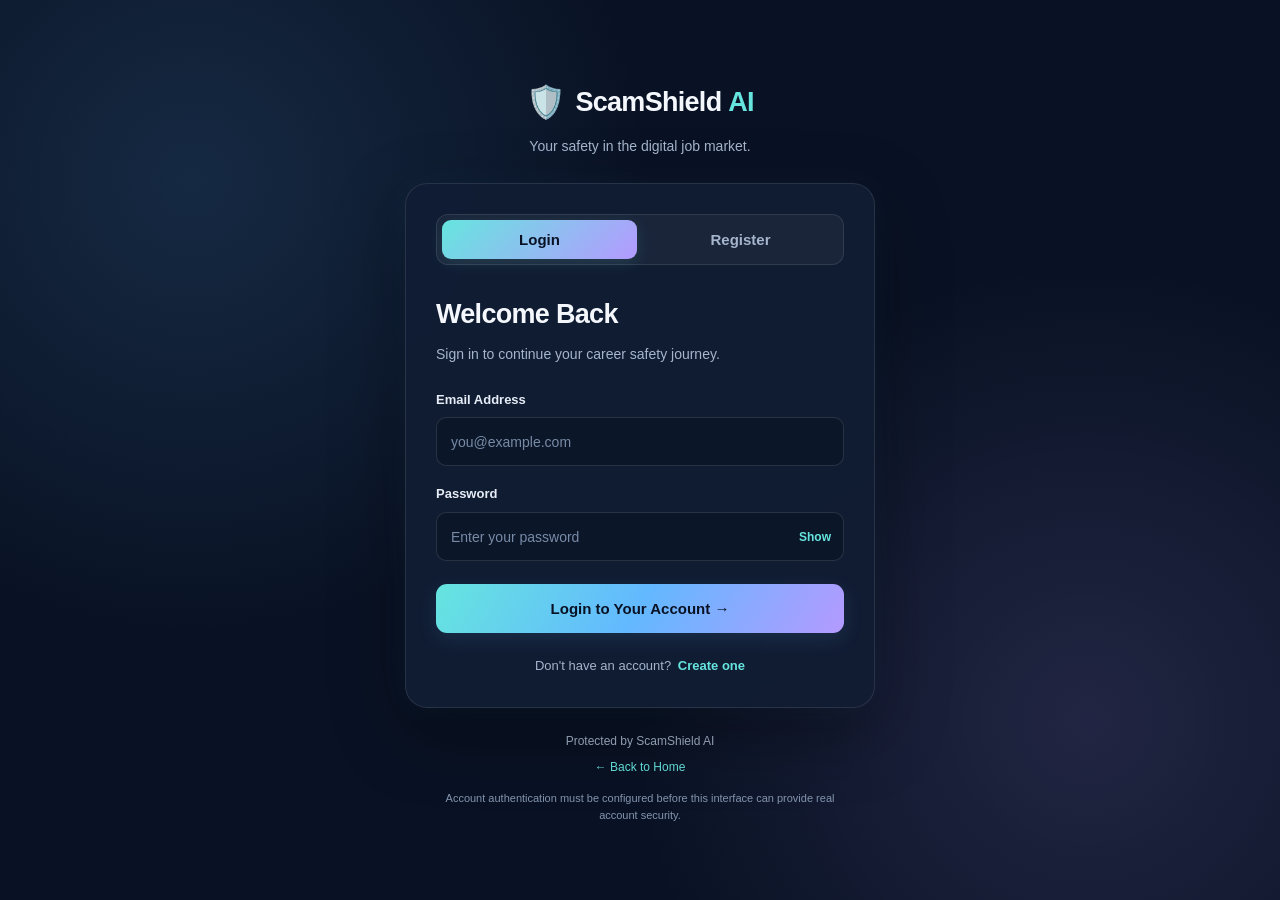
<file: login.html>
<!DOCTYPE html>
<html lang="en">

<head>
    <meta charset="UTF-8">

    <meta name="viewport" content="width=device-width, initial-scale=1.0">

    <meta
        name="description"
        content="Login or create an account with ScamShield AI."
    >

    <title>Login / Register | ScamShield AI</title>

    <link rel="stylesheet" href="login.css">
</head>

<body>

    <!-- Main Authentication Container -->

    <main class="auth-container">

        <!-- Brand Section -->

        <header class="auth-header">

            <a href="index.html" class="brand">
                <span class="brand-icon">🛡️</span>

                <span>
                    ScamShield <strong>AI</strong>
                </span>
            </a>

            <p class="brand-description">
                Your safety in the digital job market.
            </p>

        </header>


        <!-- Authentication Card -->

        <section class="auth-card">

            <!-- Form Switch Buttons -->

            <div class="auth-tabs">

                <button
                    type="button"
                    id="showLogin"
                    class="auth-tab active"
                >
                    Login
                </button>

                <button
                    type="button"
                    id="showRegister"
                    class="auth-tab"
                >
                    Register
                </button>

            </div>


            <!-- Login Form -->

            <div id="loginPanel">

                <div class="form-heading">

                    <h1>Welcome Back</h1>

                    <p>
                        Sign in to continue your career safety journey.
                    </p>

                </div>

                <form id="loginForm">

                    <div class="form-group">

                        <label for="loginEmail">
                            Email Address
                        </label>

                        <input
                            type="email"
                            id="loginEmail"
                            name="email"
                            placeholder="you@example.com"
                            autocomplete="email"
                            required
                        >

                    </div>


                    <div class="form-group">

                        <label for="loginPassword">
                            Password
                        </label>

                        <div class="password-wrapper">

                            <input
                                type="password"
                                id="loginPassword"
                                name="password"
                                placeholder="Enter your password"
                                autocomplete="current-password"
                                required
                            >

                            <button
                                type="button"
                                class="password-toggle"
                                id="toggleLoginPassword"
                                aria-label="Show password"
                            >
                                Show
                            </button>

                        </div>

                    </div>


                    <button
                        type="submit"
                        class="auth-submit"
                    >
                        Login to Your Account →
                    </button>

                    <p
                        id="loginMessage"
                        class="form-message"
                        role="status"
                        aria-live="polite"
                    ></p>

                </form>

                <p class="switch-message">
                    Don't have an account?

                    <button
                        type="button"
                        class="text-button"
                        id="loginToRegister"
                    >
                        Create one
                    </button>
                </p>

            </div>


            <!-- Registration Form -->

            <div id="registerPanel" hidden>

                <div class="form-heading">

                    <h1>Create Your Account</h1>

                    <p>
                        Join ScamShield AI and build a safer career.
                    </p>

                </div>

                <form id="registerForm">

                    <div class="form-group">

                        <label for="registerName">
                            Full Name
                        </label>

                        <input
                            type="text"
                            id="registerName"
                            name="name"
                            placeholder="Enter your full name"
                            autocomplete="name"
                            maxlength="100"
                            required
                        >

                    </div>


                    <div class="form-group">

                        <label for="registerEmail">
                            Email Address
                        </label>

                        <input
                            type="email"
                            id="registerEmail"
                            name="email"
                            placeholder="you@example.com"
                            autocomplete="email"
                            required
                        >

                    </div>


                    <div class="form-group">

                        <label for="registerPassword">
                            Create Password
                        </label>

                        <div class="password-wrapper">

                            <input
                                type="password"
                                id="registerPassword"
                                name="password"
                                placeholder="At least 8 characters"
                                autocomplete="new-password"
                                minlength="8"
                                required
                            >

                            <button
                                type="button"
                                class="password-toggle"
                                id="toggleRegisterPassword"
                                aria-label="Show password"
                            >
                                Show
                            </button>

                        </div>

                    </div>


                    <div class="form-group">

                        <label for="confirmPassword">
                            Confirm Password
                        </label>

                        <div class="password-wrapper">

                            <input
                                type="password"
                                id="confirmPassword"
                                name="confirmPassword"
                                placeholder="Re-enter your password"
                                autocomplete="new-password"
                                minlength="8"
                                required
                            >

                            <button
                                type="button"
                                class="password-toggle"
                                id="toggleConfirmPassword"
                                aria-label="Show password"
                            >
                                Show
                            </button>

                        </div>

                    </div>


                    <button
                        type="submit"
                        class="auth-submit"
                    >
                        Create Account →
                    </button>

                    <p
                        id="registerMessage"
                        class="form-message"
                        role="status"
                        aria-live="polite"
                    ></p>

                </form>

                <p class="switch-message">
                    Already have an account?

                    <button
                        type="button"
                        class="text-button"
                        id="registerToLogin"
                    >
                        Login
                    </button>
                </p>

            </div>
            <!-- Two-Step Email Verification -->

<div id="otpPanel" hidden>

    <div class="form-heading">

        <h1 id="otpHeading">Verify Your Email</h1>

        <p id="otpDescription">
            Enter the six-digit verification code sent to your email.
        </p>

    </div>

    <form id="otpForm">

        <div class="form-group">

            <label for="otpCode">
                Verification Code
            </label>

            <input
                type="text"
                id="otpCode"
                name="otp"
                placeholder="Enter 6-digit code"
                inputmode="numeric"
                autocomplete="one-time-code"
                pattern="[0-9]{6}"
                minlength="6"
                maxlength="6"
                required
            >

        </div>

        <button
            type="submit"
            class="auth-submit"
            id="verifyOtpButton"
        >
            Verify and Continue →
        </button>

        <p
            id="otpMessage"
            class="form-message"
            role="status"
            aria-live="polite"
        ></p>

    </form>

    <p class="switch-message">

        <button
            type="button"
            id="otpBackButton"
            class="text-button"
        >
            ← Back to Login
        </button>

    </p>

</div>

        </section>


        <!-- Footer -->

        <footer class="auth-footer">

            <p>
                Protected by ScamShield AI
            </p>

            <a href="index.html">
                ← Back to Home
            </a>

            <small>
                Account authentication must be configured before
                this interface can provide real account security.
            </small>

        </footer>

    </main>


    <!-- JavaScript -->

    <script src="login.js"></script>

</body>

</html>
</file>
<file: login.css>
/* =========================================
   ScamShield AI — Login & Register Page
   ========================================= */

/* Theme */

:root {
    --bg: #091224;
    --panel: #111d33;
    --panel-light: #172742;

    --text: #f4f7fc;
    --muted: #a5b5cc;

    --cyan: #66e5df;
    --blue: #63b8ff;
    --purple: #b49aff;
    --red: #ff8294;

    --border: rgba(255, 255, 255, 0.10);
}


/* Reset */

* {
    box-sizing: border-box;
    margin: 0;
    padding: 0;
}

[hidden] {
    display: none !important;
}

html {
    min-height: 100%;
    scroll-behavior: smooth;
}

body {
    min-height: 100vh;
    font-family: "Segoe UI", Arial, sans-serif;
    color: var(--text);

    background:
        radial-gradient(
            circle at 15% 20%,
            rgba(99, 184, 255, 0.14),
            transparent 35%
        ),
        radial-gradient(
            circle at 85% 80%,
            rgba(180, 154, 255, 0.14),
            transparent 35%
        ),
        var(--bg);

    line-height: 1.6;
}


/* Main Container */

.auth-container {
    width: 100%;
    min-height: 100vh;

    display: flex;
    flex-direction: column;
    align-items: center;
    justify-content: center;

    padding: 40px 20px;
}


/* Brand Header */

.auth-header {
    text-align: center;
    margin-bottom: 26px;
}

.brand {
    display: inline-flex;
    align-items: center;
    justify-content: center;
    gap: 10px;

    color: var(--text);
    text-decoration: none;

    font-size: 27px;
    font-weight: 750;
    letter-spacing: -0.7px;
}

.brand-icon {
    font-size: 32px;
}

.brand strong {
    color: var(--cyan);
}

.brand-description {
    margin-top: 7px;
    color: var(--muted);
    font-size: 14px;
}


/* Authentication Card */

.auth-card {
    width: 100%;
    max-width: 470px;

    padding: 30px;

    background: rgba(17, 29, 51, 0.94);

    border: 1px solid var(--border);
    border-radius: 22px;

    box-shadow:
        0 24px 70px rgba(0, 0, 0, 0.35),
        0 0 35px rgba(99, 184, 255, 0.06);

    backdrop-filter: blur(16px);
}


/* Login / Register Tabs */

.auth-tabs {
    display: grid;
    grid-template-columns: 1fr 1fr;
    gap: 6px;

    padding: 5px;
    margin-bottom: 28px;

    background: rgba(255, 255, 255, 0.045);
    border: 1px solid var(--border);
    border-radius: 12px;
}

.auth-tab {
    padding: 11px 15px;

    color: var(--muted);
    background: transparent;

    border: none;
    border-radius: 9px;

    font-family: inherit;
    font-size: 15px;
    font-weight: 650;

    cursor: pointer;

    transition:
        background 0.2s ease,
        color 0.2s ease;
}

.auth-tab:hover {
    color: var(--text);
}

.auth-tab.active {
    color: #091224;

    background: linear-gradient(
        135deg,
        var(--cyan),
        var(--purple)
    );

    box-shadow: 0 4px 15px rgba(102, 229, 223, 0.13);
}


/* Form Heading */

.form-heading {
    margin-bottom: 24px;
}

.form-heading h1 {
    margin-bottom: 7px;

    font-size: 27px;
    font-weight: 750;
    letter-spacing: -0.7px;
}

.form-heading p {
    color: var(--muted);
    font-size: 14px;
}


/* Form Layout */

form {
    display: flex;
    flex-direction: column;
    gap: 18px;
}

.form-group {
    display: flex;
    flex-direction: column;
    gap: 7px;
}

.form-group label {
    color: #e6edf7;

    font-size: 13px;
    font-weight: 650;
}


/* Input Fields */

.form-group input {
    width: 100%;
    min-height: 49px;

    padding: 12px 14px;

    color: var(--text);
    background: #0b1629;

    border: 1px solid rgba(255, 255, 255, 0.12);
    border-radius: 10px;

    outline: none;

    font-family: inherit;
    font-size: 14px;

    transition:
        border-color 0.2s ease,
        box-shadow 0.2s ease;
}

.form-group input::placeholder {
    color: #788ba6;
}

.form-group input:hover {
    border-color: rgba(102, 229, 223, 0.35);
}

.form-group input:focus {
    border-color: var(--cyan);

    box-shadow:
        0 0 0 3px rgba(102, 229, 223, 0.10);
}


/* Password Fields */

.password-wrapper {
    position: relative;
    display: flex;
    align-items: center;
}

.password-wrapper input {
    padding-right: 65px;
}

.password-toggle {
    position: absolute;
    right: 13px;

    padding: 5px 0;

    color: var(--cyan);
    background: transparent;

    border: none;

    font-family: inherit;
    font-size: 12px;
    font-weight: 700;

    cursor: pointer;
}

.password-toggle:hover {
    color: var(--purple);
}


/* Main Submit Button */

.auth-submit {
    width: 100%;
    min-height: 49px;

    margin-top: 5px;
    padding: 12px 18px;

    color: #091224;

    background: linear-gradient(
        120deg,
        var(--cyan),
        var(--blue),
        var(--purple)
    );

    border: none;
    border-radius: 11px;

    font-family: inherit;
    font-size: 15px;
    font-weight: 750;

    cursor: pointer;

    box-shadow: 0 6px 20px rgba(99, 184, 255, 0.12);

    transition:
        transform 0.2s ease,
        box-shadow 0.2s ease,
        filter 0.2s ease;
}

.auth-submit:hover {
    transform: translateY(-2px);

    box-shadow: 0 10px 26px rgba(99, 184, 255, 0.20);

    filter: brightness(1.08);
}

.auth-submit:active {
    transform: translateY(0);
}

.auth-submit:focus-visible,
.auth-tab:focus-visible,
.password-toggle:focus-visible,
.text-button:focus-visible {
    outline: 2px solid var(--cyan);
    outline-offset: 4px;
}


/* Form Messages */

.form-message {
    display: none;

    padding: 11px 13px;

    border-radius: 9px;
    font-size: 13px;

    overflow-wrap: anywhere;
}

.form-message:not(:empty) {
    display: block;
}

.form-message.success {
    color: #9df5c7;
    background: rgba(55, 190, 125, 0.10);
    border: 1px solid rgba(55, 190, 125, 0.25);
}

.form-message.error {
    color: #ffb0bb;
    background: rgba(255, 130, 148, 0.10);
    border: 1px solid rgba(255, 130, 148, 0.25);
}


/* Switch Between Login and Register */

.switch-message {
    margin-top: 23px;

    color: var(--muted);
    text-align: center;
    font-size: 13px;
}

.text-button {
    margin-left: 3px;

    color: var(--cyan);
    background: transparent;

    border: none;

    font-family: inherit;
    font-size: inherit;
    font-weight: 700;

    cursor: pointer;
}

.text-button:hover {
    color: var(--purple);
    text-decoration: underline;
}


/* Footer */

.auth-footer {
    display: flex;
    flex-direction: column;
    align-items: center;

    gap: 7px;

    margin-top: 24px;

    text-align: center;
    color: var(--muted);
    font-size: 12px;
}

.auth-footer a {
    color: var(--cyan);
    text-decoration: none;
}

.auth-footer a:hover {
    color: var(--purple);
}

.auth-footer small {
    max-width: 420px;
    margin-top: 6px;

    color: #8495af;
    font-size: 11px;
    line-height: 1.5;
}


/* Mobile Layout */

@media (max-width: 520px) {

    .auth-container {
        padding: 25px 14px;
    }

    .auth-header {
        margin-bottom: 21px;
    }

    .brand {
        font-size: 23px;
    }

    .brand-icon {
        font-size: 27px;
    }

    .auth-card {
        padding: 22px 18px;
        border-radius: 17px;
    }

    .form-heading h1 {
        font-size: 24px;
    }

}
</file>
